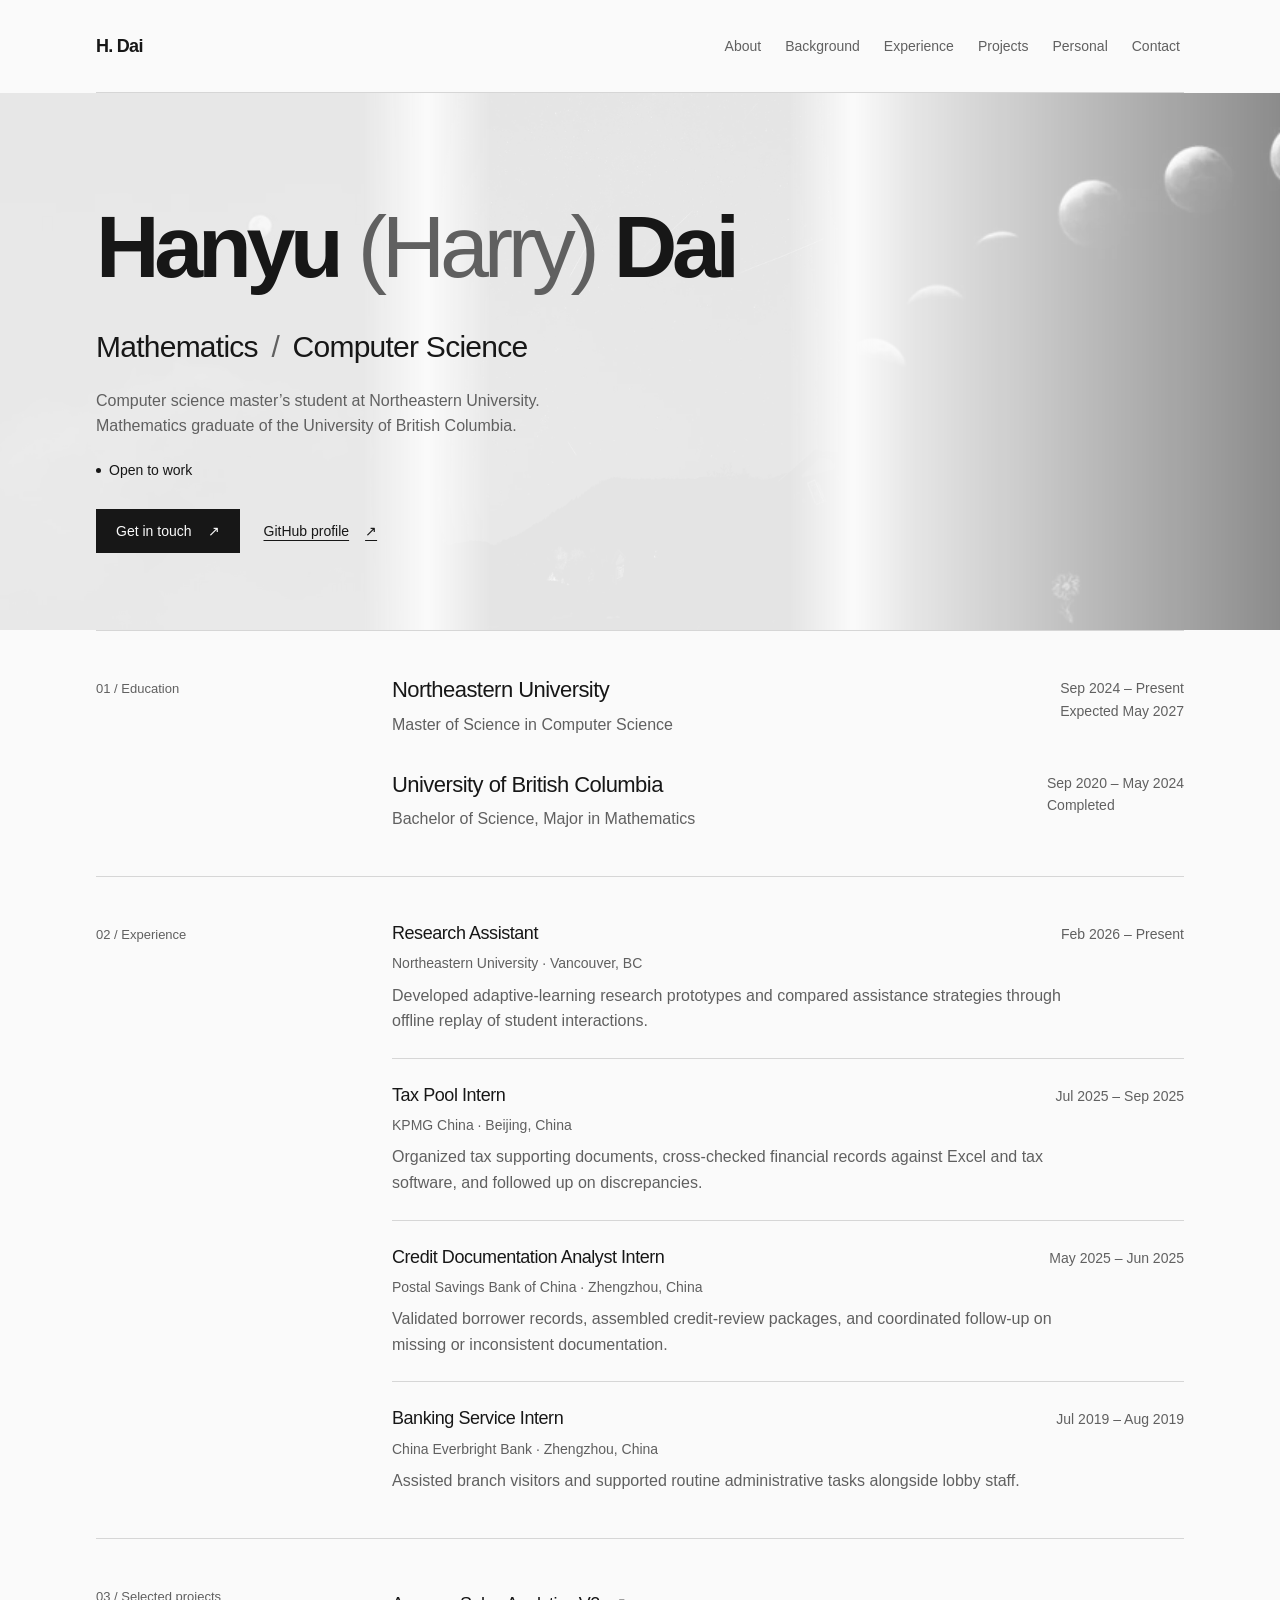
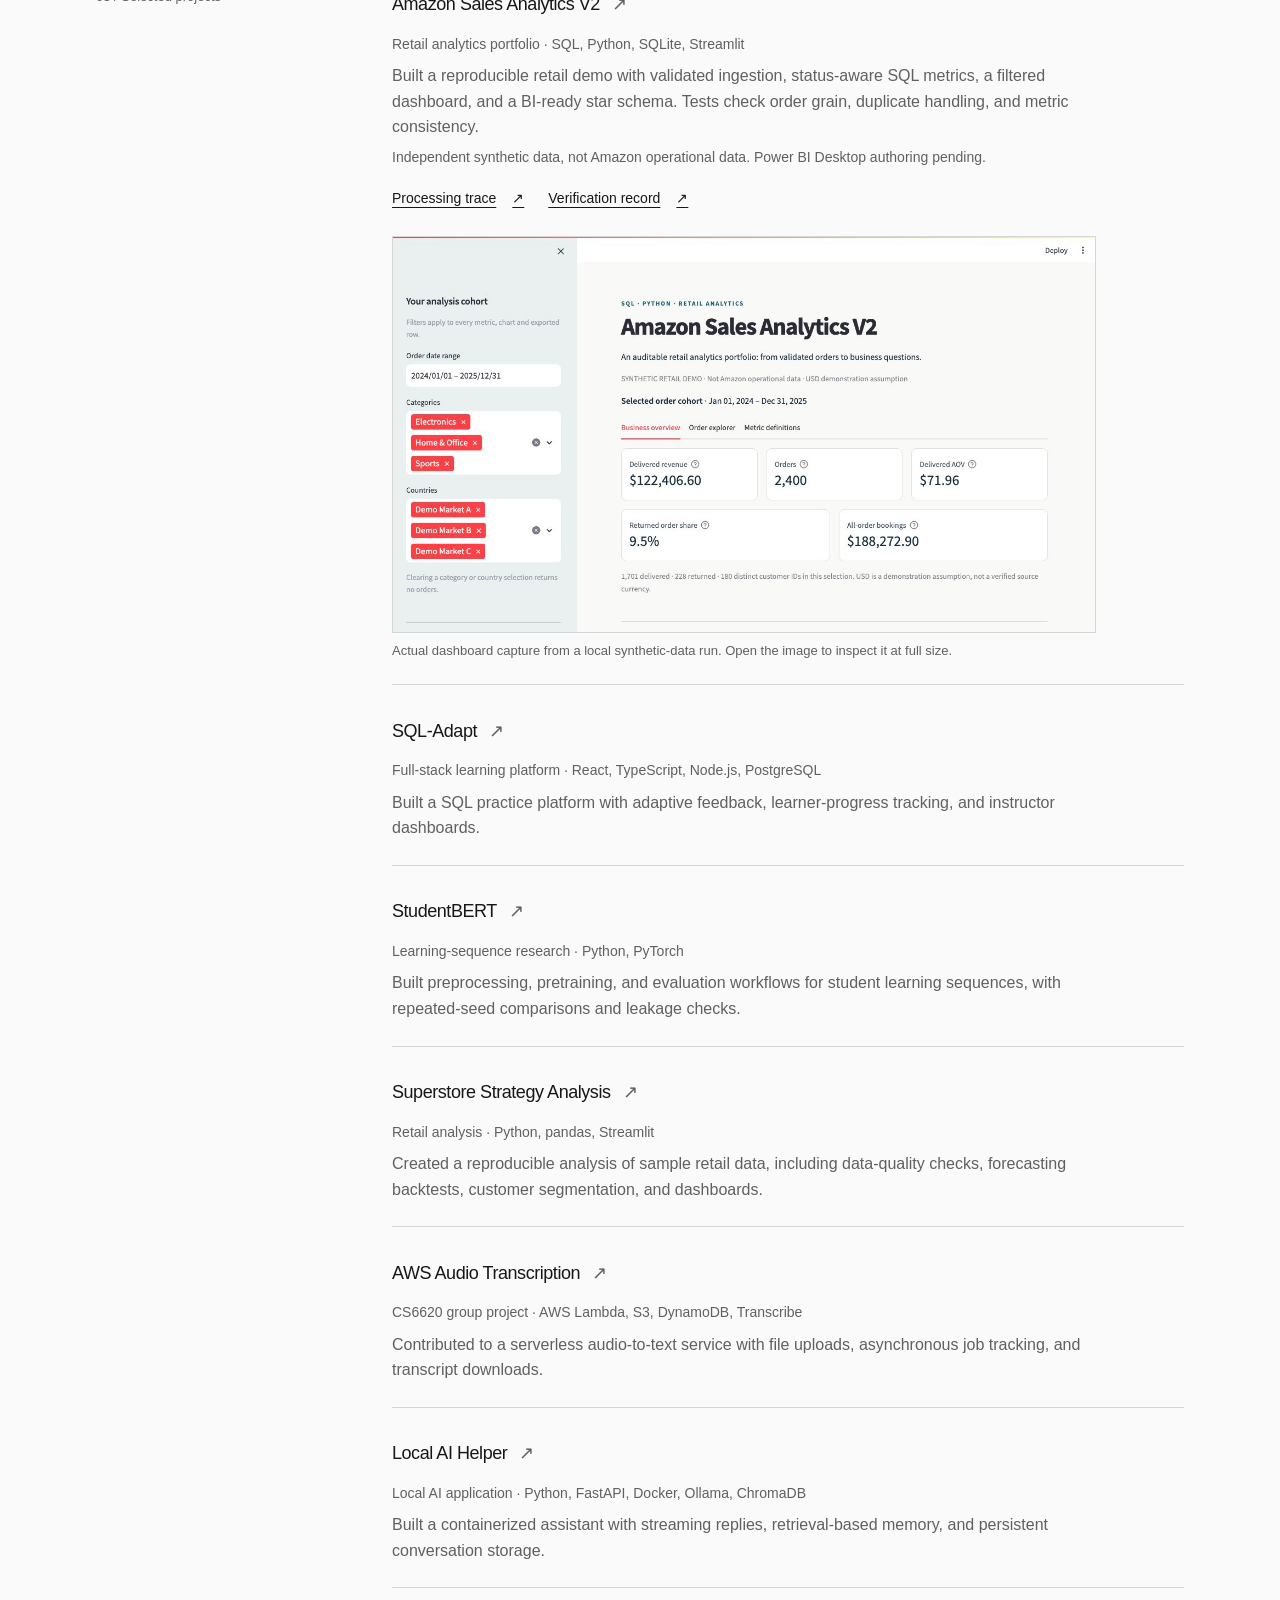
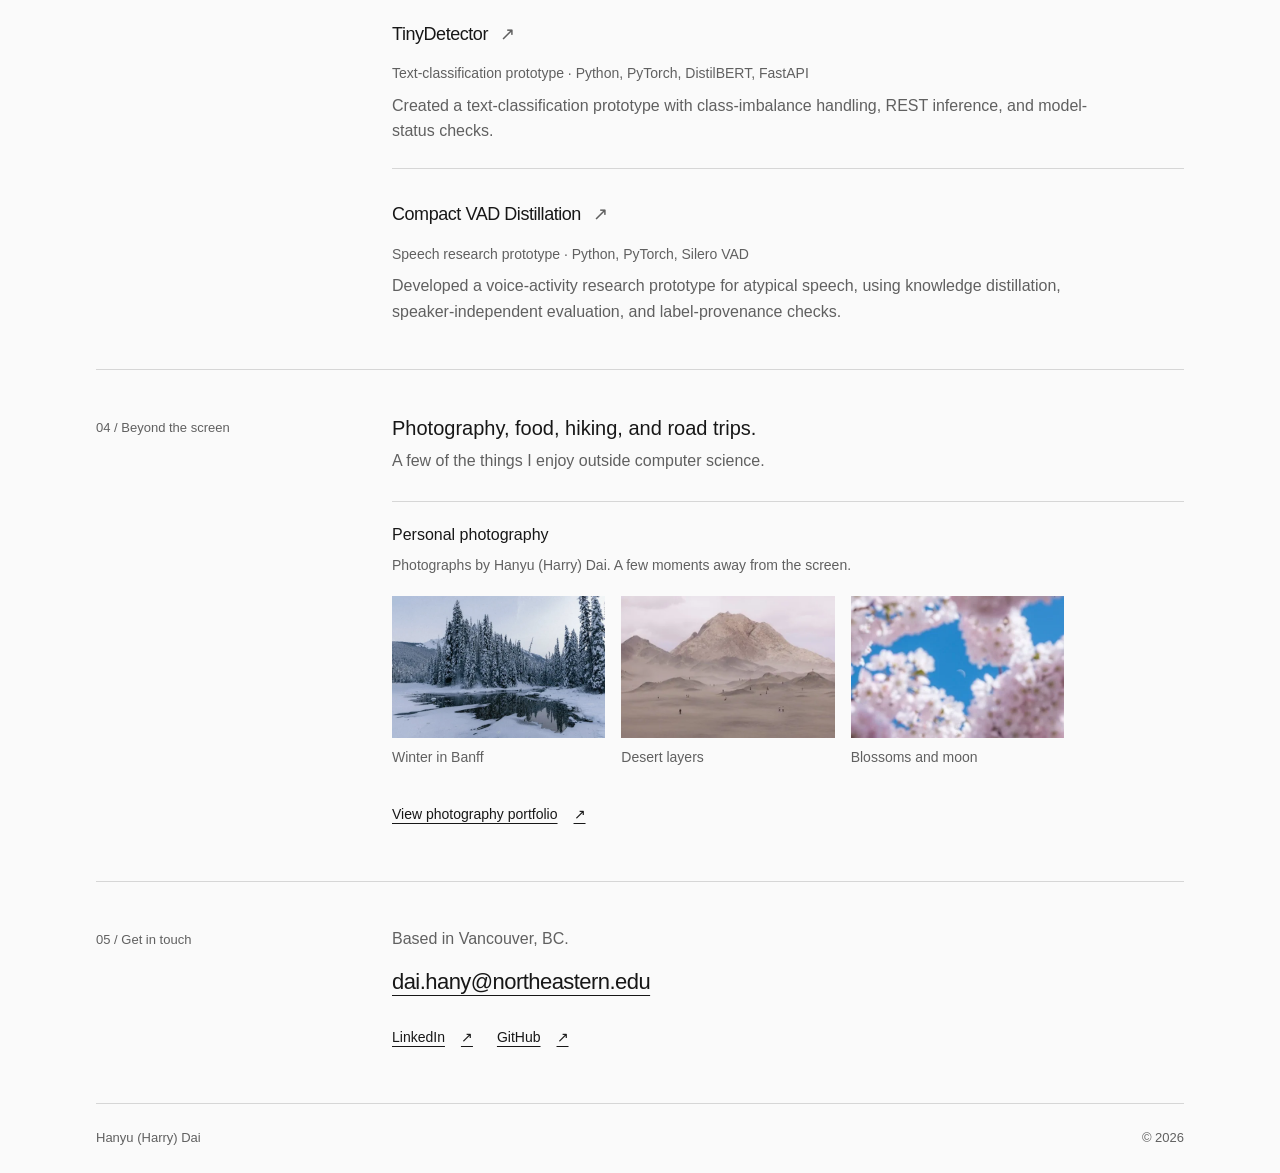
<file: index.html>
<!doctype html>
<html lang="en">
  <head>
    <meta charset="utf-8" />
    <meta name="viewport" content="width=device-width, initial-scale=1" />
    <meta name="theme-color" content="#fafafa" />
    <meta name="description" content="Hanyu (Harry) Dai — Vancouver, BC. Mathematics graduate of UBC and Master of Science in Computer Science student at Northeastern University, expected 2027." />
    <link rel="canonical" href="https://hy-d1.github.io/" />
    <meta property="og:type" content="website" />
    <meta property="og:title" content="Hanyu (Harry) Dai | Mathematics / Computer Science" />
    <meta property="og:description" content="Based in Vancouver, BC. Mathematics at UBC and Computer Science at Northeastern University. Education, project work, and personal photography." />
    <meta property="og:url" content="https://hy-d1.github.io/" />
    <title>Hanyu (Harry) Dai | Mathematics / Computer Science</title>
    <link rel="icon" href="/favicon.svg" type="image/svg+xml" />
    <link rel="stylesheet" href="/styles.css" />
    <script defer src="/script.js"></script>
  </head>
  <body>
    <a class="skip-link" href="#main-content">Skip to content</a>
    <header class="site-header">
      <div class="container header-inner">
        <a class="wordmark" href="#top" aria-label="Hanyu Dai home">H. Dai</a>
        <nav class="primary-nav" aria-label="Primary navigation">
          <a href="#about">About</a>
          <a href="#background">Background</a>
          <a href="#experience">Experience</a>
          <a href="#work">Projects</a>
          <a href="#photography">Personal</a>
          <a href="#contact">Contact</a>
        </nav>
      </div>
    </header>

    <main id="main-content" tabindex="-1">
      <section class="hero" id="top" aria-labelledby="hero-title">
        <div class="hero-photographs" id="hero-photographs" aria-hidden="true"></div>
        <div class="container">
          <h1 id="hero-title">Hanyu <span class="preferred-name">(Harry)</span> Dai</h1>
          <div class="hero-details" id="about">
            <h2 class="discipline">Mathematics <span aria-hidden="true">/</span> Computer Science</h2>
            <p class="hero-lede">Computer science master’s student at Northeastern University.<br />Mathematics graduate of the University of British Columbia.</p>
            <p class="availability"><span aria-hidden="true"></span>Open to work</p>
            <div class="hero-actions">
              <a class="button button-primary" href="#contact">Get in touch <span aria-hidden="true">↗</span></a>
              <a class="text-link" href="https://github.com/HY-D1" target="_blank" rel="noreferrer">GitHub profile <span aria-hidden="true">↗</span><span class="sr-only"> (opens in a new tab)</span></a>
            </div>
          </div>
        </div>
      </section>

      <section class="section container" id="background" aria-labelledby="background-title">
        <h2 class="section-label" id="background-title">01 / Education</h2>
        <ol class="education-list" aria-label="Education, current study first">
          <li>
            <div>
              <h3>Northeastern University</h3>
              <p>Master of Science in Computer Science</p>
            </div>
            <p class="education-status"><time datetime="2024-09">Sep 2024</time> – Present <span>Expected <time datetime="2027-05">May 2027</time></span></p>
          </li>
          <li>
            <div>
              <h3>University of British Columbia</h3>
              <p>Bachelor of Science, Major in Mathematics</p>
            </div>
            <p class="education-status"><time datetime="2020-09">Sep 2020</time> – <time datetime="2024-05">May 2024</time> <span>Completed</span></p>
          </li>
        </ol>
      </section>

      <section class="section container" id="experience" aria-labelledby="experience-title">
        <h2 class="section-label" id="experience-title">02 / Experience</h2>
        <ol class="experience-list" aria-label="Experience, most recent first">
          <li>
            <div class="entry-heading">
              <h3>Research Assistant</h3>
              <p class="entry-date"><time datetime="2026-02">Feb 2026</time> – Present</p>
            </div>
            <p class="entry-meta">Northeastern University · Vancouver, BC</p>
            <p class="entry-description">Developed adaptive-learning research prototypes and compared assistance strategies through offline replay of student interactions.</p>
          </li>
          <li>
            <div class="entry-heading">
              <h3>Tax Pool Intern</h3>
              <p class="entry-date"><time datetime="2025-07">Jul 2025</time> – <time datetime="2025-09">Sep 2025</time></p>
            </div>
            <p class="entry-meta">KPMG China · Beijing, China</p>
            <p class="entry-description">Organized tax supporting documents, cross-checked financial records against Excel and tax software, and followed up on discrepancies.</p>
          </li>
          <li>
            <div class="entry-heading">
              <h3>Credit Documentation Analyst Intern</h3>
              <p class="entry-date"><time datetime="2025-05">May 2025</time> – <time datetime="2025-06">Jun 2025</time></p>
            </div>
            <p class="entry-meta">Postal Savings Bank of China · Zhengzhou, China</p>
            <p class="entry-description">Validated borrower records, assembled credit-review packages, and coordinated follow-up on missing or inconsistent documentation.</p>
          </li>
          <li>
            <div class="entry-heading">
              <h3>Banking Service Intern</h3>
              <p class="entry-date"><time datetime="2019-07">Jul 2019</time> – <time datetime="2019-08">Aug 2019</time></p>
            </div>
            <p class="entry-meta">China Everbright Bank · Zhengzhou, China</p>
            <p class="entry-description">Assisted branch visitors and supported routine administrative tasks alongside lobby staff.</p>
          </li>
        </ol>
      </section>

      <section class="section container" id="work" aria-labelledby="work-title">
        <h2 class="section-label" id="work-title">03 / Selected projects</h2>
        <ul class="project-list" aria-label="Selected projects">
          <li>
            <h3><a class="project-link" href="https://github.com/HY-D1/amazon-sales-analytics/tree/portfolio-v2" target="_blank" rel="noreferrer"><span>Amazon Sales Analytics V2</span><span aria-hidden="true">↗</span><span class="sr-only"> — source on GitHub (opens in a new tab)</span></a></h3>
            <p class="entry-meta">Retail analytics portfolio · SQL, Python, SQLite, Streamlit</p>
            <p class="entry-description">Built a reproducible retail demo with validated ingestion, status-aware SQL metrics, a filtered dashboard, and a BI-ready star schema. Tests check order grain, duplicate handling, and metric consistency.</p>
            <p class="entry-meta">Independent synthetic data, not Amazon operational data. Power BI Desktop authoring pending.</p>
            <div class="project-resources" aria-label="Amazon Sales Analytics V2 evidence">
              <a class="text-link" href="https://github.com/HY-D1/amazon-sales-analytics/blob/portfolio-v2/docs/PROCESSING_TRACE.md" target="_blank" rel="noreferrer">Processing trace <span aria-hidden="true">↗</span><span class="sr-only"> (opens in a new tab)</span></a>
              <a class="text-link" href="https://github.com/HY-D1/amazon-sales-analytics/blob/portfolio-v2/docs/VERIFICATION.md" target="_blank" rel="noreferrer">Verification record <span aria-hidden="true">↗</span><span class="sr-only"> (opens in a new tab)</span></a>
            </div>
            <figure class="project-preview">
              <a class="project-preview-link" href="/assets/projects/amazon-sales-v2.png" target="_blank" rel="noreferrer" aria-label="View the full Amazon Sales Analytics V2 dashboard screenshot (opens in a new tab)">
                <img src="/assets/projects/amazon-sales-v2.png" width="1280" height="720" loading="lazy" decoding="async" alt="Local Amazon Sales Analytics V2 dashboard showing delivered revenue, distinct orders, delivered average order value, returned order share, and all-order bookings for synthetic retail data." />
              </a>
              <figcaption>Actual dashboard capture from a local synthetic-data run. Open the image to inspect it at full size.</figcaption>
            </figure>
          </li>
          <li>
            <h3><a class="project-link" href="https://github.com/HY-D1/adaptive-instructional-artifacts" target="_blank" rel="noreferrer"><span>SQL-Adapt</span><span aria-hidden="true">↗</span><span class="sr-only"> — source on GitHub (opens in a new tab)</span></a></h3>
            <p class="entry-meta">Full-stack learning platform · React, TypeScript, Node.js, PostgreSQL</p>
            <p class="entry-description">Built a SQL practice platform with adaptive feedback, learner-progress tracking, and instructor dashboards.</p>
          </li>
          <li>
            <h3><a class="project-link" href="https://github.com/HY-D1/studentbert" target="_blank" rel="noreferrer"><span>StudentBERT</span><span aria-hidden="true">↗</span><span class="sr-only"> — source on GitHub (opens in a new tab)</span></a></h3>
            <p class="entry-meta">Learning-sequence research · Python, PyTorch</p>
            <p class="entry-description">Built preprocessing, pretraining, and evaluation workflows for student learning sequences, with repeated-seed comparisons and leakage checks.</p>
          </li>
          <li>
            <h3><a class="project-link" href="https://github.com/HY-D1/Superstore-Strategy-Analysis" target="_blank" rel="noreferrer"><span>Superstore Strategy Analysis</span><span aria-hidden="true">↗</span><span class="sr-only"> — source on GitHub (opens in a new tab)</span></a></h3>
            <p class="entry-meta">Retail analysis · Python, pandas, Streamlit</p>
            <p class="entry-description">Created a reproducible analysis of sample retail data, including data-quality checks, forecasting backtests, customer segmentation, and dashboards.</p>
          </li>
          <li>
            <h3><a class="project-link" href="https://github.com/HY-D1/audio-transcription-cs6620" target="_blank" rel="noreferrer"><span>AWS Audio Transcription</span><span aria-hidden="true">↗</span><span class="sr-only"> — source on GitHub (opens in a new tab)</span></a></h3>
            <p class="entry-meta">CS6620 group project · AWS Lambda, S3, DynamoDB, Transcribe</p>
            <p class="entry-description">Contributed to a serverless audio-to-text service with file uploads, asynchronous job tracking, and transcript downloads.</p>
          </li>
          <li>
            <h3><a class="project-link" href="https://github.com/HY-D1/local-ai-helper" target="_blank" rel="noreferrer"><span>Local AI Helper</span><span aria-hidden="true">↗</span><span class="sr-only"> — source on GitHub (opens in a new tab)</span></a></h3>
            <p class="entry-meta">Local AI application · Python, FastAPI, Docker, Ollama, ChromaDB</p>
            <p class="entry-description">Built a containerized assistant with streaming replies, retrieval-based memory, and persistent conversation storage.</p>
          </li>
          <li>
            <h3><a class="project-link" href="https://github.com/HY-D1/tiny-detector" target="_blank" rel="noreferrer"><span>TinyDetector</span><span aria-hidden="true">↗</span><span class="sr-only"> — source on GitHub (opens in a new tab)</span></a></h3>
            <p class="entry-meta">Text-classification prototype · Python, PyTorch, DistilBERT, FastAPI</p>
            <p class="entry-description">Created a text-classification prototype with class-imbalance handling, REST inference, and model-status checks.</p>
          </li>
          <li>
            <h3><a class="project-link" href="https://github.com/HY-D1/vad-distillation" target="_blank" rel="noreferrer"><span>Compact VAD Distillation</span><span aria-hidden="true">↗</span><span class="sr-only"> — source on GitHub (opens in a new tab)</span></a></h3>
            <p class="entry-meta">Speech research prototype · Python, PyTorch, Silero VAD</p>
            <p class="entry-description">Developed a voice-activity research prototype for atypical speech, using knowledge distillation, speaker-independent evaluation, and label-provenance checks.</p>
          </li>
        </ul>
      </section>

      <section class="section container" id="photography" aria-labelledby="personal-title">
        <h2 class="section-label" id="personal-title">04 / Beyond the screen</h2>
        <div class="section-copy">
          <p class="section-statement">Photography, food, hiking, and road trips.</p>
          <p>A few of the things I enjoy outside computer science.</p>
          <div class="photography-area">
            <h3>Personal photography</h3>
            <p class="photo-note">Photographs by Hanyu (Harry) Dai. A few moments away from the screen.</p>
            <div class="photo-gallery" id="personal-photos">
              <figure>
                <a class="photo-link" href="/assets/photos/still-water.webp" target="_blank" rel="noreferrer" aria-label="View Salt lake photograph (opens in a new tab)">
                  <img src="/assets/photos/still-water.webp" srcset="/assets/photos/still-water-small.webp 640w, /assets/photos/still-water.webp 1280w" sizes="(max-width: 48rem) 30vw, 224px" width="1280" height="854" loading="lazy" decoding="async" alt="Pale rocky ridges reflected in a still turquoise lake." />
                </a>
                <figcaption>Salt lake</figcaption>
              </figure>
              <figure>
                <a class="photo-link" href="/assets/photos/winter-reflection.webp" target="_blank" rel="noreferrer" aria-label="View Winter in Banff photograph (opens in a new tab)">
                  <img src="/assets/photos/winter-reflection.webp" srcset="/assets/photos/winter-reflection-small.webp 640w, /assets/photos/winter-reflection.webp 1280w" sizes="(max-width: 48rem) 30vw, 224px" width="1280" height="854" loading="lazy" decoding="async" alt="Snow-covered evergreen trees reflected in a partially frozen river in Banff." />
                </a>
                <figcaption>Winter in Banff</figcaption>
              </figure>
              <figure>
                <a class="photo-link" href="/assets/photos/night-sky.webp" target="_blank" rel="noreferrer" aria-label="View Meteors photograph (opens in a new tab)">
                  <img src="/assets/photos/night-sky.webp" srcset="/assets/photos/night-sky-small.webp 640w, /assets/photos/night-sky.webp 1086w" sizes="(max-width: 48rem) 30vw, 224px" width="1086" height="724" loading="lazy" decoding="async" alt="Meteors crossing a star-filled sky above a wooded hillside and rooftops." />
                </a>
                <figcaption>Meteors</figcaption>
              </figure>
            </div>
            <a class="text-link more-photos" href="https://harryframes.pages.dev/" target="_blank" rel="noopener noreferrer">View photography portfolio <span aria-hidden="true">↗</span><span class="sr-only"> (opens in a new tab)</span></a>
              <div class="photo-gallery" id="more-photos" hidden>
                <figure>
                  <a class="photo-link" href="/assets/photos/desert-layers.webp" target="_blank" rel="noreferrer" aria-label="View Desert layers photograph (opens in a new tab)">
                    <img src="/assets/photos/desert-layers.webp" width="540" height="360" loading="lazy" decoding="async" alt="Small figures scattered across sandy dunes beneath a rugged pale mountain." />
                  </a>
                  <figcaption>Desert layers</figcaption>
                </figure>
                <figure>
                  <a class="photo-link" href="/assets/photos/green-valley.webp" target="_blank" rel="noreferrer" aria-label="View Green valley photograph (opens in a new tab)">
                    <img src="/assets/photos/green-valley.webp" srcset="/assets/photos/green-valley-small.webp 640w, /assets/photos/green-valley.webp 1280w" sizes="(max-width: 48rem) 30vw, 224px" width="1280" height="854" loading="lazy" decoding="async" alt="Green mountain slopes and a broad valley beneath layered clouds." />
                  </a>
                  <figcaption>Green valley</figcaption>
                </figure>
                <figure>
                  <a class="photo-link" href="/assets/photos/blossoms-and-moon.webp" target="_blank" rel="noreferrer" aria-label="View Blossoms and moon photograph (opens in a new tab)">
                    <img src="/assets/photos/blossoms-and-moon.webp" width="540" height="360" loading="lazy" decoding="async" alt="A pale moon in a blue sky framed by soft pink blossoms." />
                  </a>
                  <figcaption>Blossoms and moon</figcaption>
                </figure>
                <figure>
                  <a class="photo-link" href="/assets/photos/snowfield.webp" target="_blank" rel="noreferrer" aria-label="View Snowfield photograph (opens in a new tab)">
                    <img src="/assets/photos/snowfield.webp" srcset="/assets/photos/snowfield-small.webp 640w, /assets/photos/snowfield.webp 1280w" sizes="(max-width: 48rem) 30vw, 224px" width="1280" height="854" loading="lazy" decoding="async" alt="A person standing on a snowy slope overlooking an open snowfield." />
                  </a>
                  <figcaption>Snowfield</figcaption>
                </figure>
                <figure>
                  <a class="photo-link" href="/assets/photos/moon-and-cloud.webp" target="_blank" rel="noreferrer" aria-label="View Moon and cloud photograph (opens in a new tab)">
                    <img src="/assets/photos/moon-and-cloud.webp" width="360" height="540" loading="lazy" decoding="async" alt="A bright moon above a warm reddish cloud in a deep blue sky." />
                  </a>
                  <figcaption>Moon and cloud</figcaption>
                </figure>
                <figure>
                  <a class="photo-link" href="/assets/photos/moon-sequence.webp" target="_blank" rel="noreferrer" aria-label="View Moon sequence photograph (opens in a new tab)">
                    <img src="/assets/photos/moon-sequence.webp" width="540" height="360" loading="lazy" decoding="async" alt="A sequence of moon images changing from pale full moon to dark and reddish phases against black." />
                  </a>
                  <figcaption>Moon sequence</figcaption>
                </figure>
              </div>
          </div>
        </div>
      </section>

      <section class="section container" id="contact" aria-labelledby="contact-title">
        <h2 class="section-label" id="contact-title">05 / Get in touch</h2>
        <div class="section-copy">
          <p class="contact-location">Based in Vancouver, BC.</p>
          <a class="email-link" href="mailto:dai.hany@northeastern.edu">dai.hany@northeastern.edu</a>
          <div class="social-links" aria-label="Social profiles">
            <a class="text-link" href="https://www.linkedin.com/in/hanyu-dai/" target="_blank" rel="noreferrer">LinkedIn <span aria-hidden="true">↗</span><span class="sr-only"> (opens in a new tab)</span></a>
            <a class="text-link" href="https://github.com/HY-D1" target="_blank" rel="noreferrer">GitHub <span aria-hidden="true">↗</span><span class="sr-only"> (opens in a new tab)</span></a>
          </div>
        </div>
      </section>
    </main>

    <footer class="site-footer container">
      <p>Hanyu (Harry) Dai</p>
      <p>© <span id="current-year">2026</span></p>
    </footer>
  </body>
</html>
</file>
<file: styles.css>
:root {
  color-scheme: light;
  --surface: #fafafa;
  --ink: #171717;
  --muted: #606060;
  --line: #d6d6d6;
  --hover: #ededed;
  --spring: cubic-bezier(0.2, 0.8, 0.2, 1.15);
  --gutter: clamp(1.25rem, 4vw, 3rem);
  font-family: -apple-system, BlinkMacSystemFont, "Segoe UI", Helvetica, Arial, sans-serif;
  color: var(--ink);
  background: var(--surface);
}

* { box-sizing: border-box; }
html { scroll-padding-top: 1.5rem; scroll-behavior: smooth; }
body { margin: 0; font-size: 1rem; line-height: 1.6; -webkit-font-smoothing: antialiased; }
h1, h2, h3, p { margin: 0; }

a {
  color: inherit;
  text-decoration-thickness: 1px;
  text-underline-offset: 0.25em;
  touch-action: manipulation;
}

a:focus-visible, summary:focus-visible { outline: 2px solid var(--ink); outline-offset: 5px; }
::selection { color: var(--surface); background: var(--ink); }

.container {
  width: calc(100% - var(--gutter) * 2);
  max-width: 68rem;
  margin-inline: auto;
}

.sr-only {
  position: absolute;
  width: 1px;
  height: 1px;
  padding: 0;
  margin: -1px;
  overflow: hidden;
  clip-path: inset(50%);
  white-space: nowrap;
  border: 0;
}

.skip-link {
  position: absolute;
  z-index: 10;
  left: var(--gutter);
  top: 0;
  padding: 0.75rem 1rem;
  color: var(--surface);
  background: var(--ink);
  transform: translateY(-150%);
}

.skip-link:focus { transform: translateY(0.5rem); }

.header-inner {
  display: flex;
  justify-content: space-between;
  align-items: center;
  gap: 1rem 2rem;
  flex-wrap: wrap;
  padding-block: 1.5rem;
  border-bottom: 1px solid var(--line);
}

.wordmark {
  display: inline-flex;
  align-items: center;
  min-height: 44px;
  font-size: 1.125rem;
  font-weight: 650;
  letter-spacing: -0.04em;
  text-decoration: none;
}

.primary-nav { display: flex; flex-wrap: wrap; gap: 0.5rem 1rem; }

.primary-nav a {
  display: inline-flex;
  align-items: center;
  justify-content: center;
  min-width: 44px;
  min-height: 44px;
  padding-inline: 0.25rem;
  color: var(--muted);
  font-size: 0.875rem;
  text-decoration: none;
}

.primary-nav a:hover, .primary-nav a:active { color: var(--ink); text-decoration: underline; }
.hero { position: relative; isolation: isolate; padding-block: clamp(3rem, 7vw, 6rem) clamp(3rem, 6vw, 5rem); }
.hero-photographs { position: absolute; inset: 0; z-index: -1; display: grid; grid-template-columns: repeat(3, minmax(0, 1fr)); opacity: 0.44; filter: grayscale(1); pointer-events: none; -webkit-mask-image: linear-gradient(to right, rgba(0, 0, 0, 0.20) 72%, #000); mask-image: linear-gradient(to right, rgba(0, 0, 0, 0.20) 72%, #000); }
.hero-photographs span { min-width: 0; background-position: center; background-size: cover; background-repeat: no-repeat; }
.hero-photographs span:first-child { -webkit-mask-image: linear-gradient(to right, #000 85%, transparent); mask-image: linear-gradient(to right, #000 85%, transparent); }
.hero-photographs span:nth-child(2) { -webkit-mask-image: linear-gradient(to right, transparent, #000 15%, #000 85%, transparent); mask-image: linear-gradient(to right, transparent, #000 15%, #000 85%, transparent); }
.hero-photographs span:last-child { -webkit-mask-image: linear-gradient(to right, transparent, #000 15%); mask-image: linear-gradient(to right, transparent, #000 15%); }
.availability { display: flex; align-items: center; gap: 0.5rem; margin-top: 1.25rem; font-size: 0.875rem; font-weight: 500; }
.availability span { width: 5px; height: 5px; flex-shrink: 0; border-radius: 50%; background: var(--ink); }
.eyebrow, .section-label { font-size: 0.8125rem; font-weight: 500; color: var(--muted); }
.eyebrow { letter-spacing: 0.08em; text-transform: uppercase; }
.location { display: inline-block; margin-left: 1.5rem; letter-spacing: 0; text-transform: none; }

.hero h1 {
  margin-top: 1rem;
  font-size: clamp(2.5rem, 7vw, 5.5rem);
  font-weight: 600;
  line-height: 1.1;
  letter-spacing: -0.06em;
  overflow-wrap: anywhere;
  animation: settle-in 400ms ease-out both;
}

.preferred-name { color: var(--muted); font-weight: 400; }
.hero-details { max-width: 65%; margin-top: 2rem; animation: settle-in 340ms 60ms ease-out both; }

@keyframes settle-in {
  from { opacity: 0; transform: translateY(6px); }
  to { opacity: 1; transform: translateY(0); }
}

.discipline {
  font-size: clamp(1.25rem, 2.5vw, 1.875rem);
  font-weight: 400;
  line-height: 1.35;
  letter-spacing: -0.025em;
}

.discipline span { color: var(--muted); padding-inline: 0.2em; }
.hero-lede { max-width: 42rem; margin-top: 1.25rem; color: var(--muted); }
.hero-actions { display: flex; align-items: center; flex-wrap: wrap; gap: 0.75rem 1.5rem; margin-top: 1.75rem; }

.button, .text-link {
  display: inline-flex;
  align-items: center;
  justify-content: center;
  gap: 1rem;
  min-height: 44px;
  font-size: 0.875rem;
  transition: background-color 150ms ease, color 150ms ease, transform 240ms var(--spring);
}

.button { padding: 0.65rem 1.25rem; text-decoration: none; }
.button-primary { color: var(--surface); background: var(--ink); }
.button-primary:hover, .button-primary:active { background: var(--muted); }
.text-link:hover, .text-link:active { background: var(--hover); }
.button span[aria-hidden], .text-link span[aria-hidden], .project-link span[aria-hidden] { transition: transform 240ms var(--spring); }

@media (hover: hover) and (pointer: fine) {
  .button:hover { transform: translateY(-1px); }
  .text-link:hover span[aria-hidden] { transform: translate(2px, -2px); }
  .project-link:hover span[aria-hidden] { transform: translate(2px, -2px); }
}
.button:active { transform: scale(0.985); }

.section {
  display: grid;
  grid-template-columns: minmax(0, 1fr) minmax(0, 3fr);
  gap: 2rem;
  padding-block: 2.75rem;
  border-top: 1px solid var(--line);
}

.section-label { padding-top: 0.25rem; }
.education-list { margin: 0; padding: 0; list-style: none; }
.education-list li { display: flex; justify-content: space-between; gap: 1rem 2rem; }
.education-list li + li { margin-top: 2rem; }
.education-list h3 { font-size: clamp(1.125rem, 2vw, 1.375rem); font-weight: 500; line-height: 1.4; letter-spacing: -0.025em; }
.education-list p, .section-copy > p { margin-top: 0.375rem; color: var(--muted); }
.education-list .education-status { flex-shrink: 0; margin-top: 0.125rem; font-size: 0.875rem; }
.education-status span { display: block; }
.section-copy { min-width: 0; }
.section-copy .section-statement { margin-top: 0; color: var(--ink); font-size: 1.25rem; line-height: 1.4; }

.experience-list, .project-list { min-width: 0; margin: 0; padding: 0; list-style: none; }
.experience-list > li + li, .project-list > li + li { margin-top: 1.5rem; padding-top: 1.5rem; border-top: 1px solid var(--line); }
.entry-heading { display: flex; justify-content: space-between; align-items: baseline; flex-wrap: wrap; gap: 0.375rem 1.5rem; }
.experience-list h3, .project-list h3 { min-width: 0; font-size: 1.125rem; font-weight: 500; line-height: 1.4; letter-spacing: -0.025em; overflow-wrap: anywhere; }
.entry-date, .entry-meta { color: var(--muted); font-size: 0.875rem; }
.entry-date { flex-shrink: 0; }
.entry-meta { margin-top: 0.375rem; }
.entry-description { max-width: 44rem; margin-top: 0.5rem; color: var(--muted); }
.project-link { display: inline-flex; align-items: center; gap: 0.75rem; max-width: 100%; min-height: 44px; text-decoration: none; }
.project-link:hover { text-decoration: underline; }
.project-link span[aria-hidden] { flex-shrink: 0; color: var(--muted); }
.project-resources { display: flex; flex-wrap: wrap; gap: 0.5rem 1.5rem; margin-top: 0.5rem; }
.project-preview { max-width: 44rem; margin: 1rem 0 0; }
.project-preview-link { display: block; min-height: 44px; }
.project-preview img { display: block; width: 100%; height: auto; border: 1px solid var(--line); }
.project-preview figcaption { margin-top: 0.5rem; color: var(--muted); font-size: 0.8125rem; line-height: 1.5; }

.email-link {
  display: inline-flex;
  align-items: center;
  min-height: 44px;
  font-size: clamp(1.125rem, 2vw, 1.375rem);
  letter-spacing: -0.025em;
  overflow-wrap: anywhere;
  max-width: 100%;
}

.email-link:hover, .email-link:active { text-decoration-thickness: 2px; }
.section-copy .contact-location { margin-top: 0; margin-bottom: 0.5rem; }
.social-links { display: flex; flex-wrap: wrap; gap: 0.5rem 1.5rem; margin-top: 0.75rem; }
.photography-area { margin-top: 1.75rem; padding-top: 1.25rem; border-top: 1px solid var(--line); }
.photography-area h3 { font-size: 1rem; font-weight: 500; }
.photo-note { margin-top: 0.375rem; color: var(--muted); font-size: 0.875rem; }
.photo-gallery { display: grid; grid-template-columns: repeat(3, minmax(0, 1fr)); align-items: start; gap: 1rem; max-width: 42rem; margin-top: 1.25rem; }
.photo-gallery[hidden] { display: none; }
.photo-gallery figure { min-width: 0; margin: 0; }
.photo-link { display: block; aspect-ratio: 3 / 2; background: var(--hover); }
.photo-gallery img { display: block; width: 100%; height: 100%; object-fit: contain; }
.photo-gallery figcaption { margin-top: 0.5rem; color: var(--muted); font-size: 0.875rem; overflow-wrap: anywhere; }
.more-photos { margin-top: 1.5rem; }
.more-photos summary { width: fit-content; max-width: 100%; min-height: 44px; padding-block: 0.625rem; cursor: pointer; font-size: 0.875rem; }
.more-photos summary:hover { text-decoration: underline; text-underline-offset: 0.25em; }
.site-footer { display: flex; justify-content: space-between; gap: 1rem; padding-block: 1.5rem; border-top: 1px solid var(--line); color: var(--muted); font-size: 0.8125rem; }
.not-found { display: flex; align-items: center; min-height: 100svh; padding-block: 3rem; }
.not-found-inner { max-width: 42rem; }
.not-found h1 { margin-top: 1rem; font-size: clamp(2.5rem, 6vw, 4rem); font-weight: 500; line-height: 1.1; letter-spacing: -0.05em; }
.not-found .button { margin-top: 1.75rem; }

@media (max-width: 56.25rem) {
  .hero-photographs { opacity: 0.10; -webkit-mask-image: none; mask-image: none; }
  .hero-details { max-width: none; }
}

@supports not (mask-image: none) {
  .hero-photographs { opacity: 0.10; }
}

@media (max-width: 48rem) {
  .header-inner { padding-block: 1rem; }
  .primary-nav { column-gap: 0.5rem; }
  .section { grid-template-columns: minmax(0, 1fr); gap: 1.5rem; padding-block: 2rem; }
  .education-list li { flex-wrap: wrap; gap: 0.5rem; }
  .education-list .education-status { flex-basis: 100%; }
  .education-status span { display: inline; margin-left: 0.5rem; }
  .location { display: block; margin: 0.25rem 0 0; }
  .photo-gallery { gap: 0.75rem; }
  .photo-gallery figcaption { font-size: 0.8125rem; }
}

@media (prefers-reduced-motion: reduce) {
  html { scroll-behavior: auto; }
  *, *::before, *::after { animation: none !important; transition: none !important; }
  .button:hover, .button:active, .text-link:hover span[aria-hidden], .project-link:hover span[aria-hidden] { transform: none; }
}

@media print {
  *, *::before, *::after { animation: none !important; transition: none !important; }
  .primary-nav, .hero-actions, .skip-link, .hero-photographs { display: none; }
  .hero { padding-block: 2rem; }
  .hero-details { max-width: none; }
  .hero h1 { font-size: 4rem; }
  .section { break-inside: avoid; padding-block: 1.5rem; }
}
</file>
